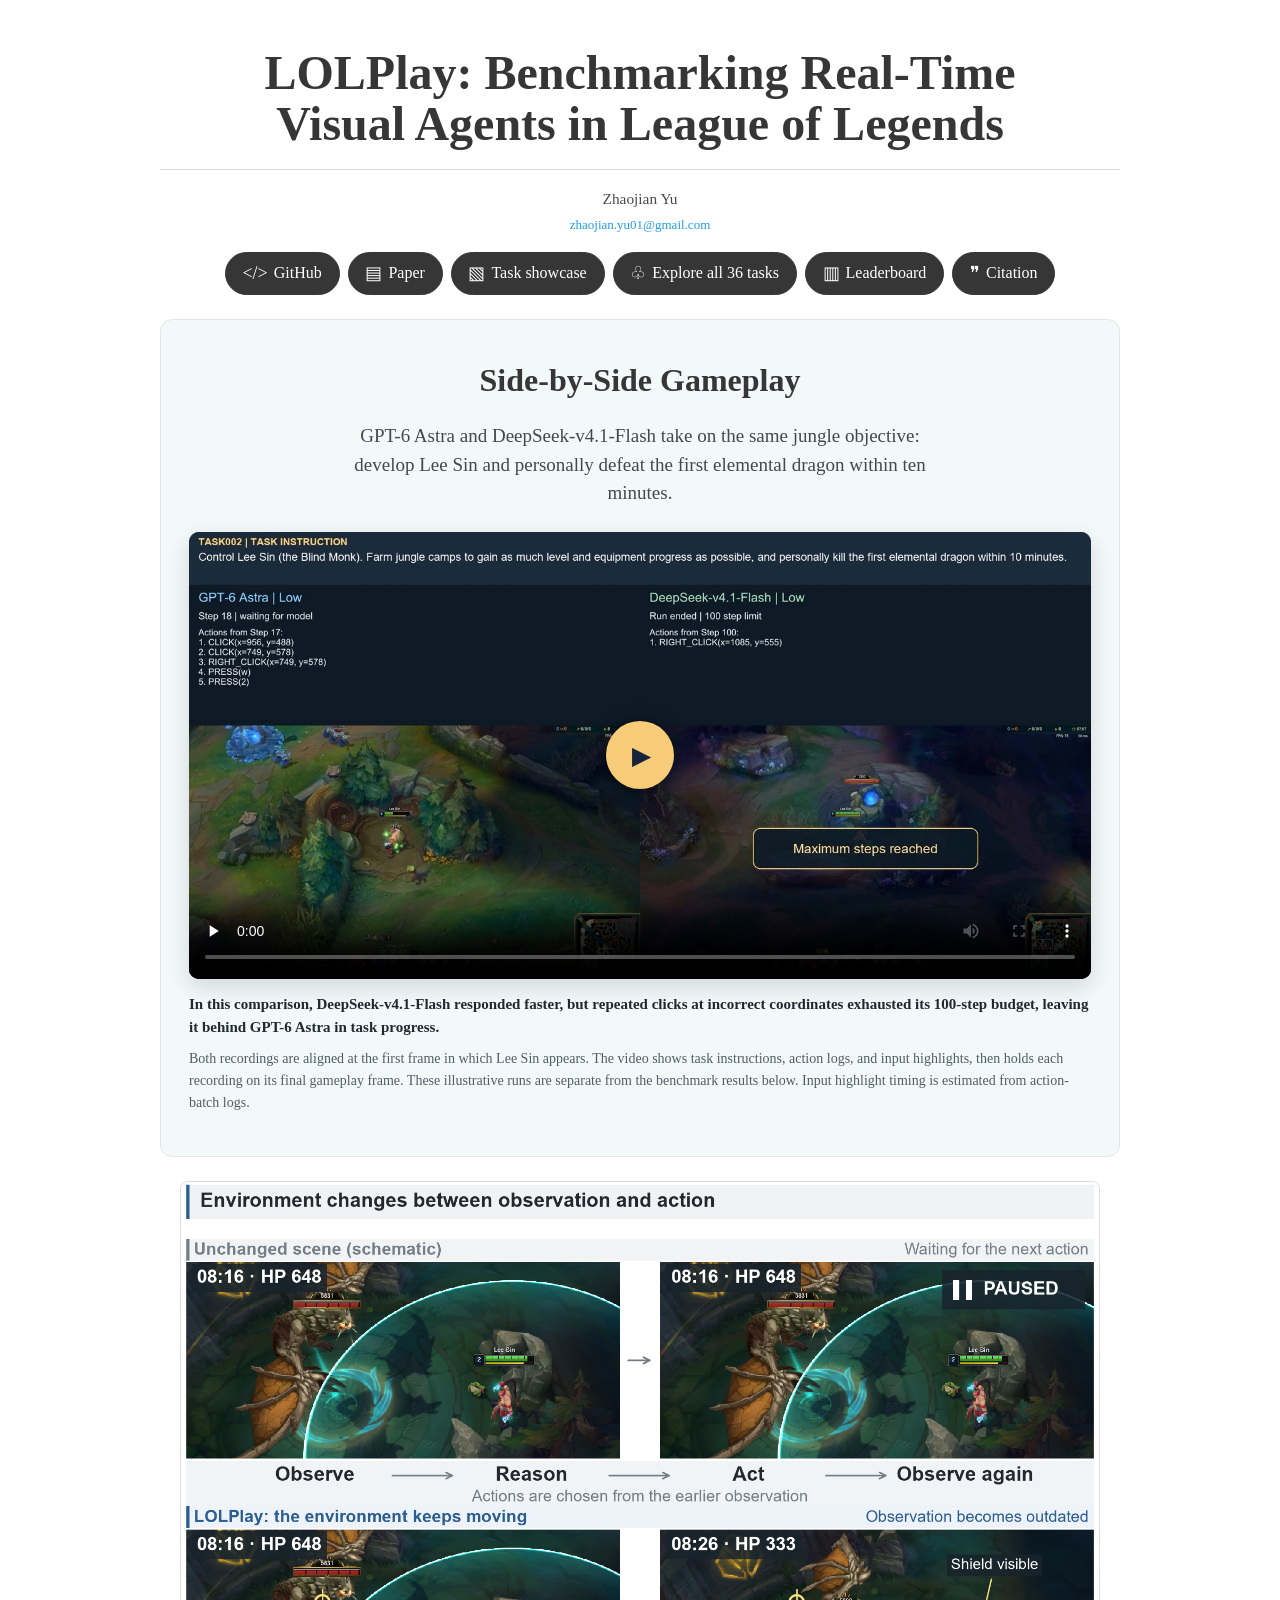
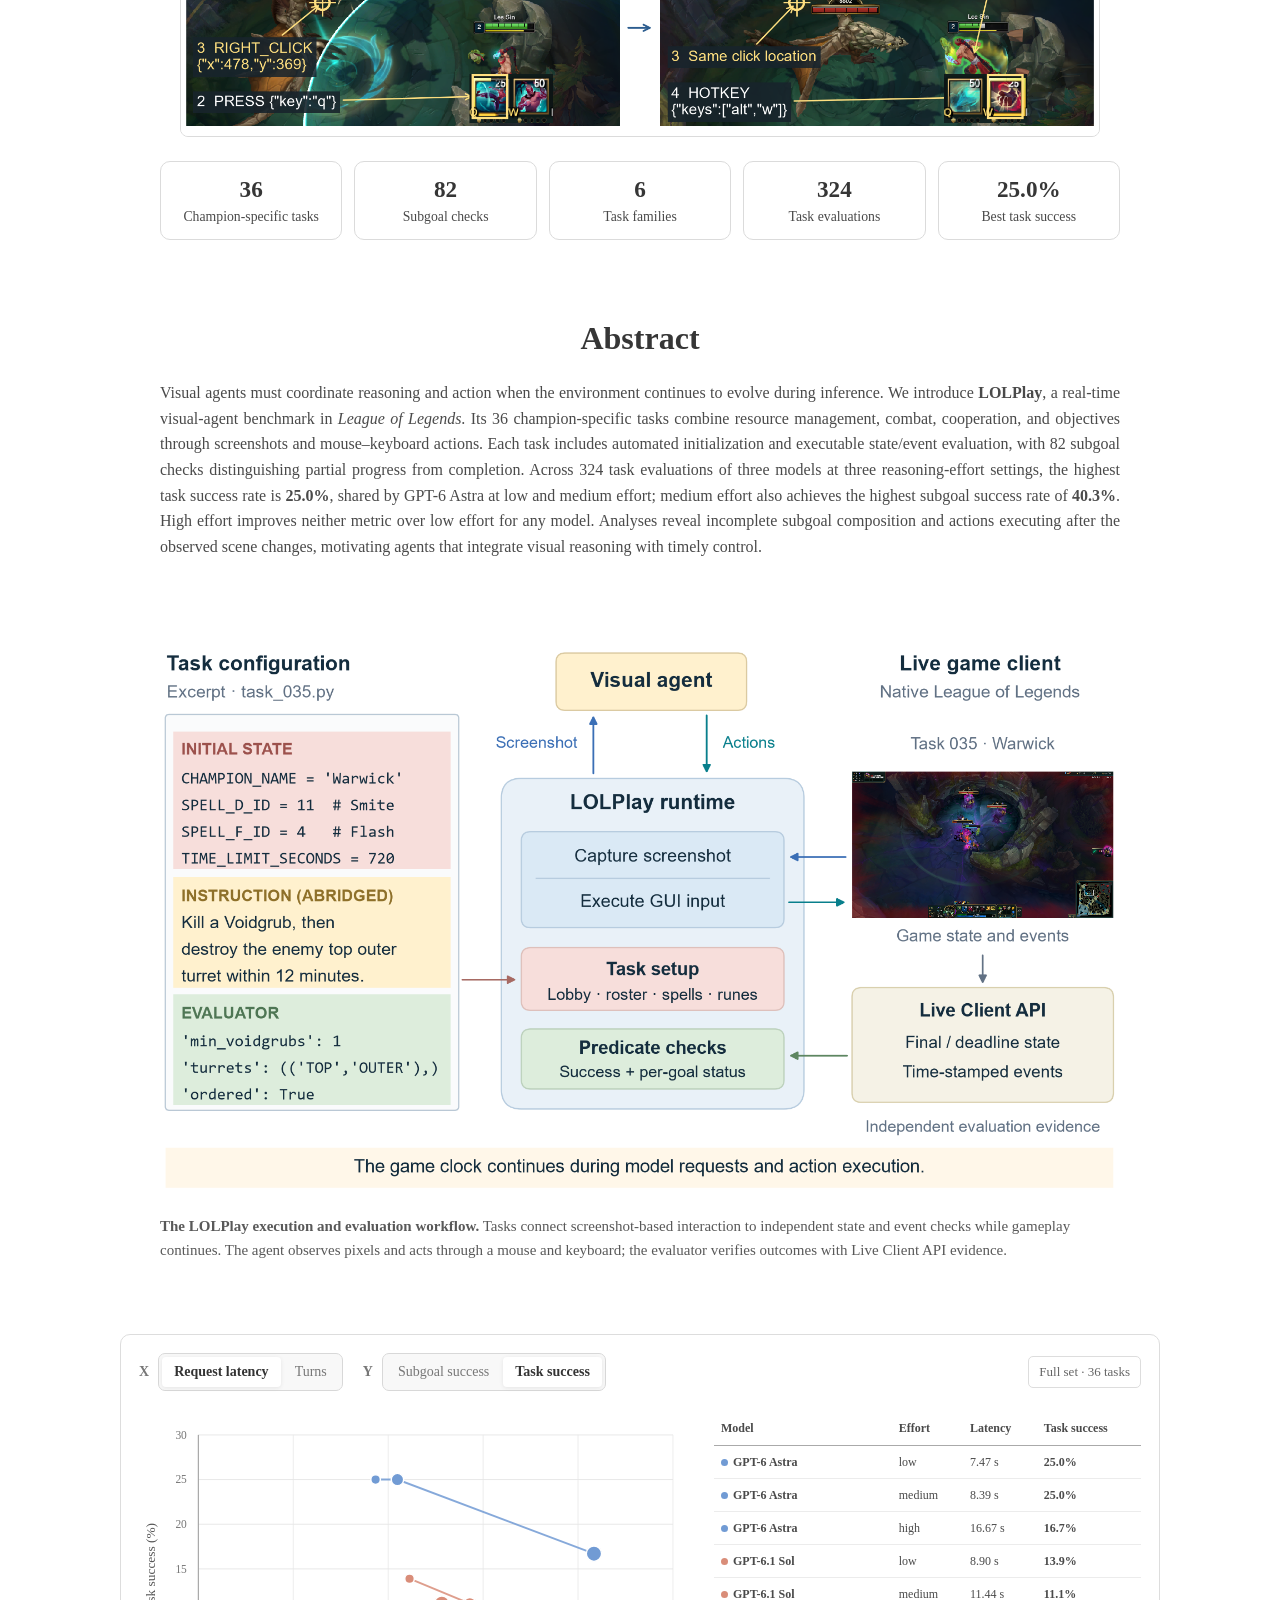
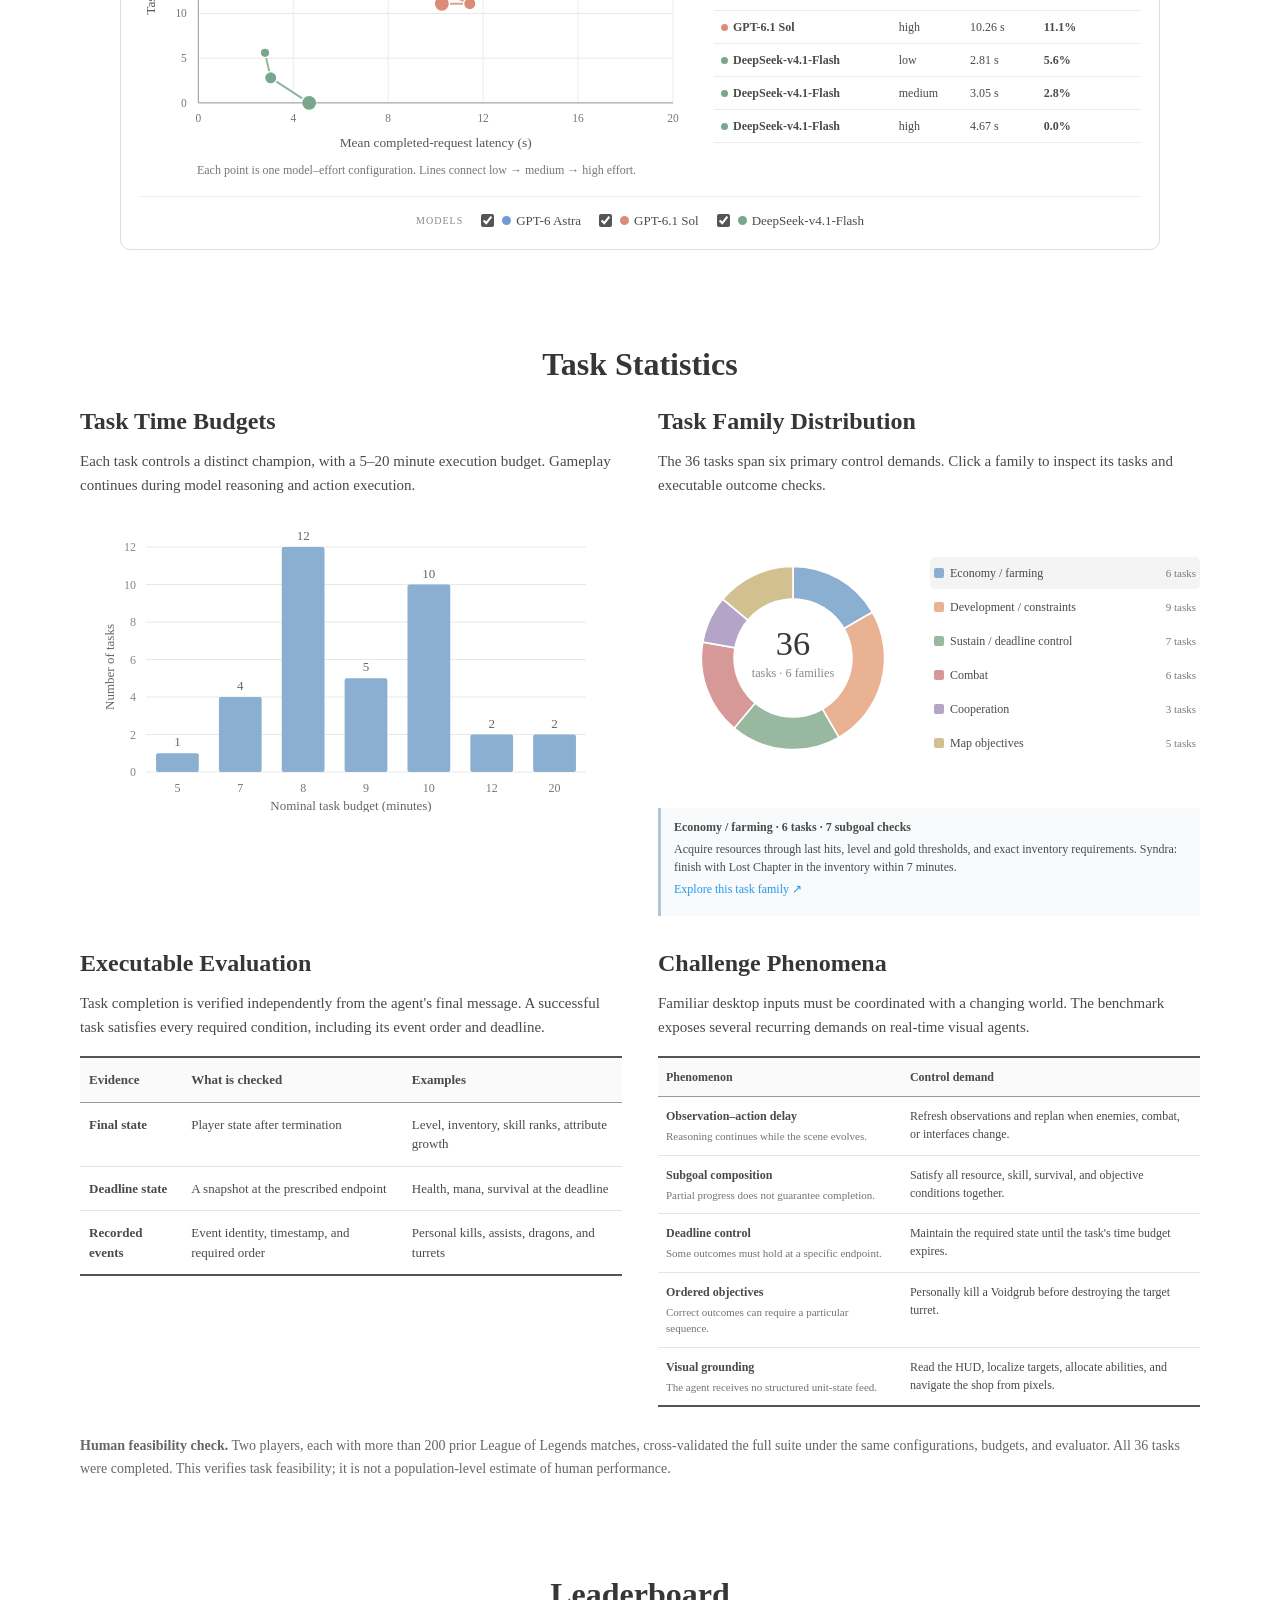
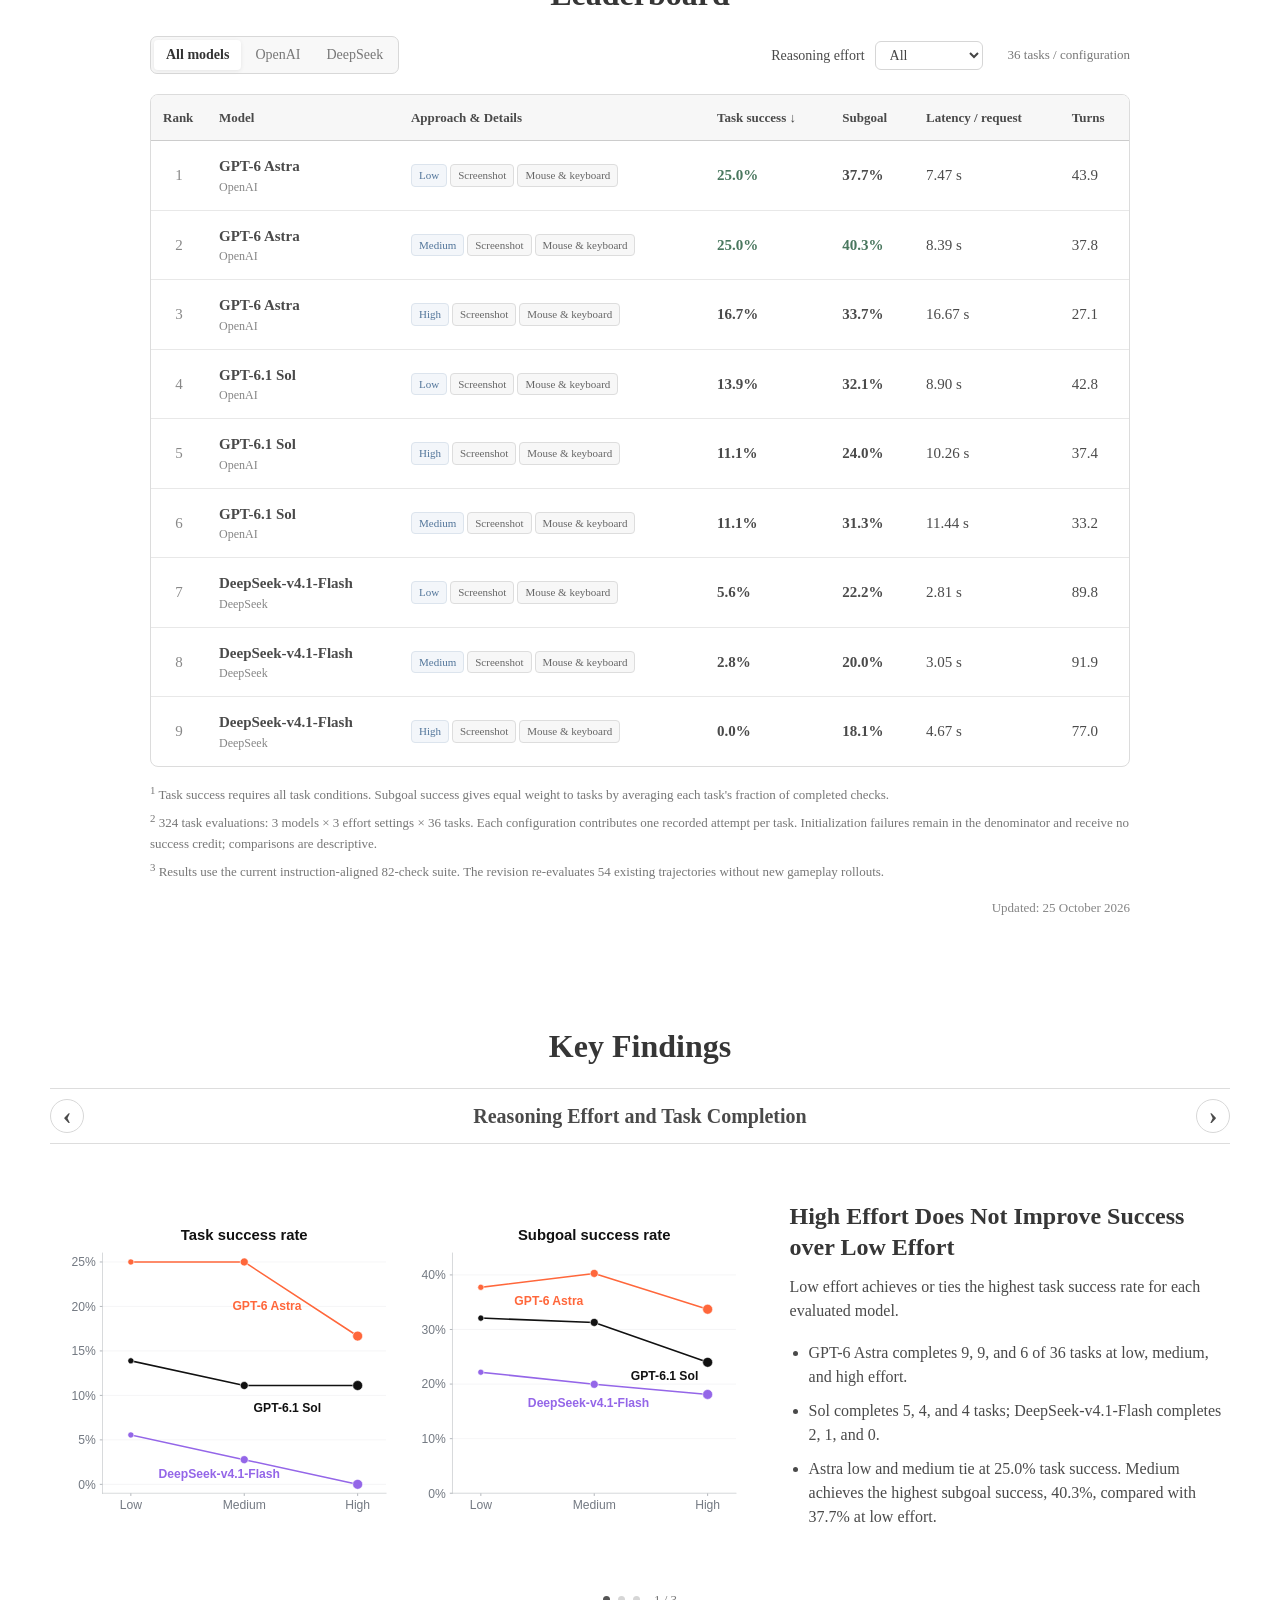
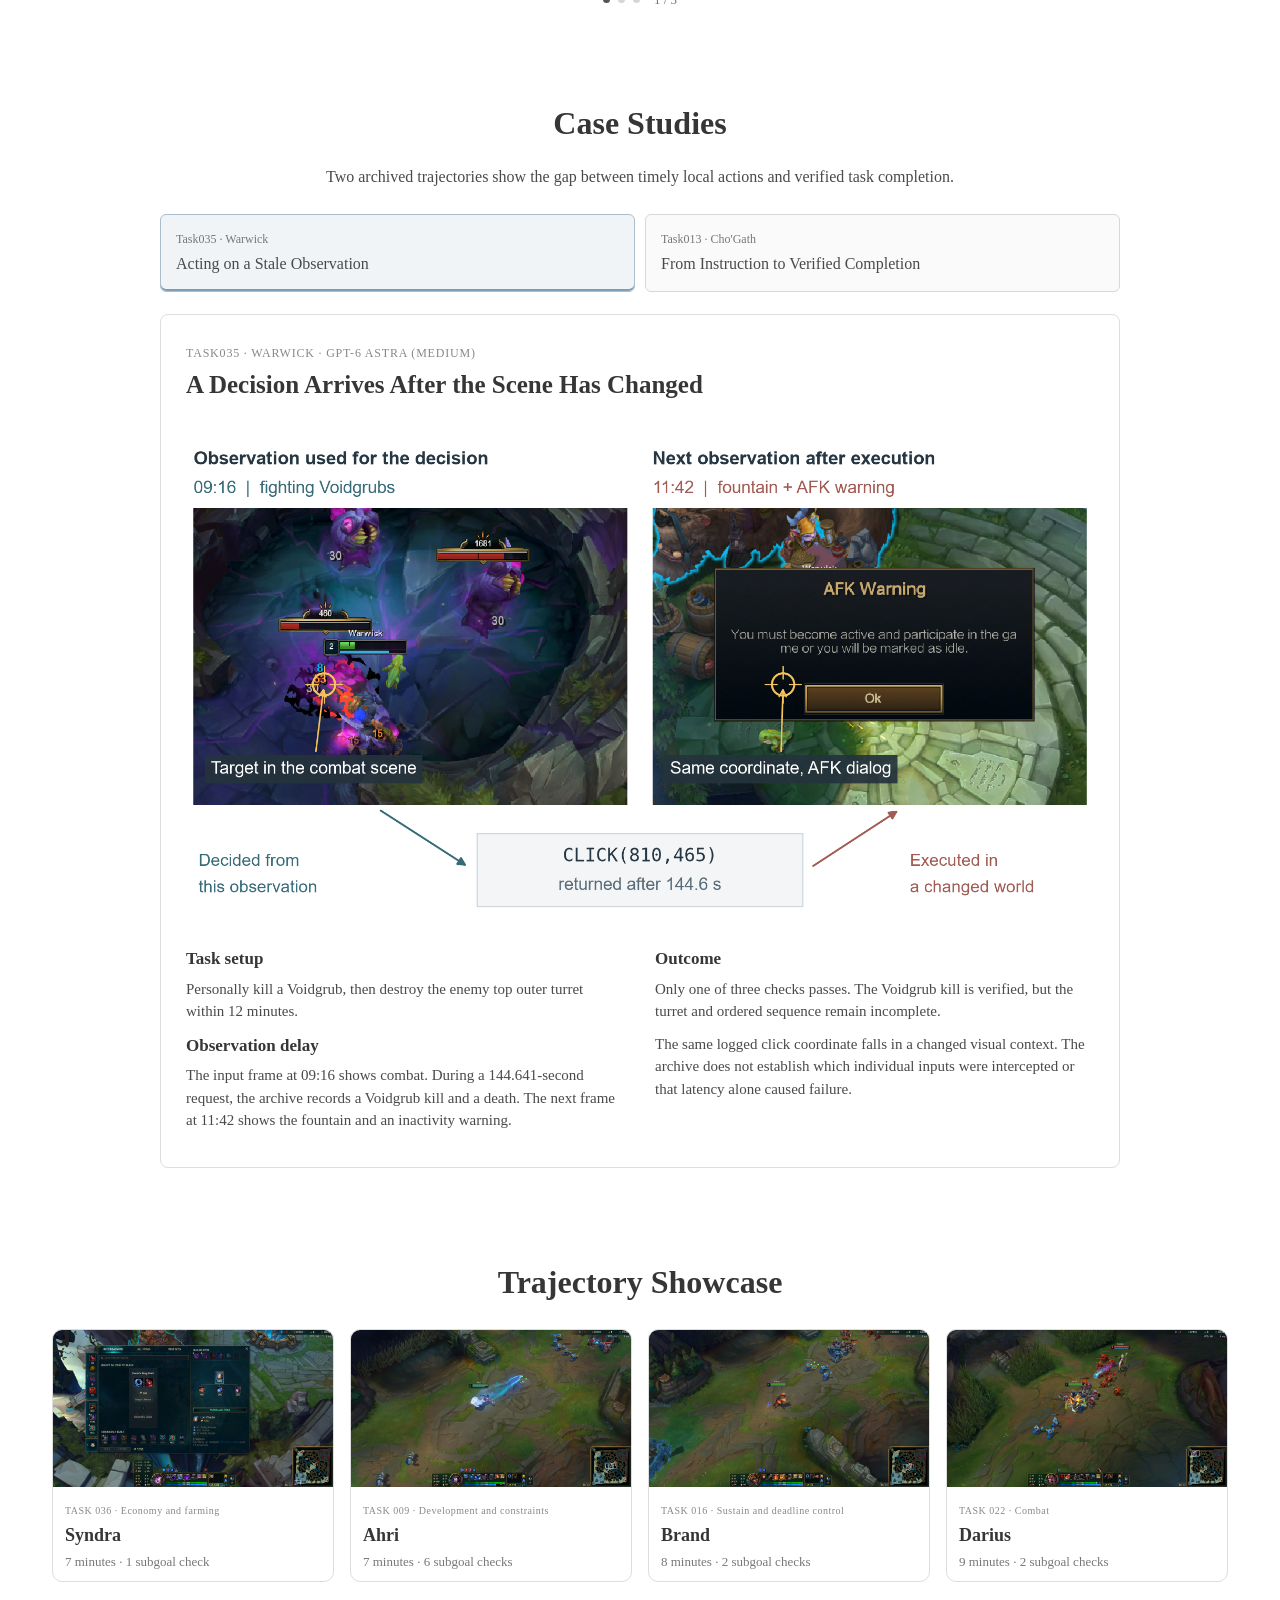
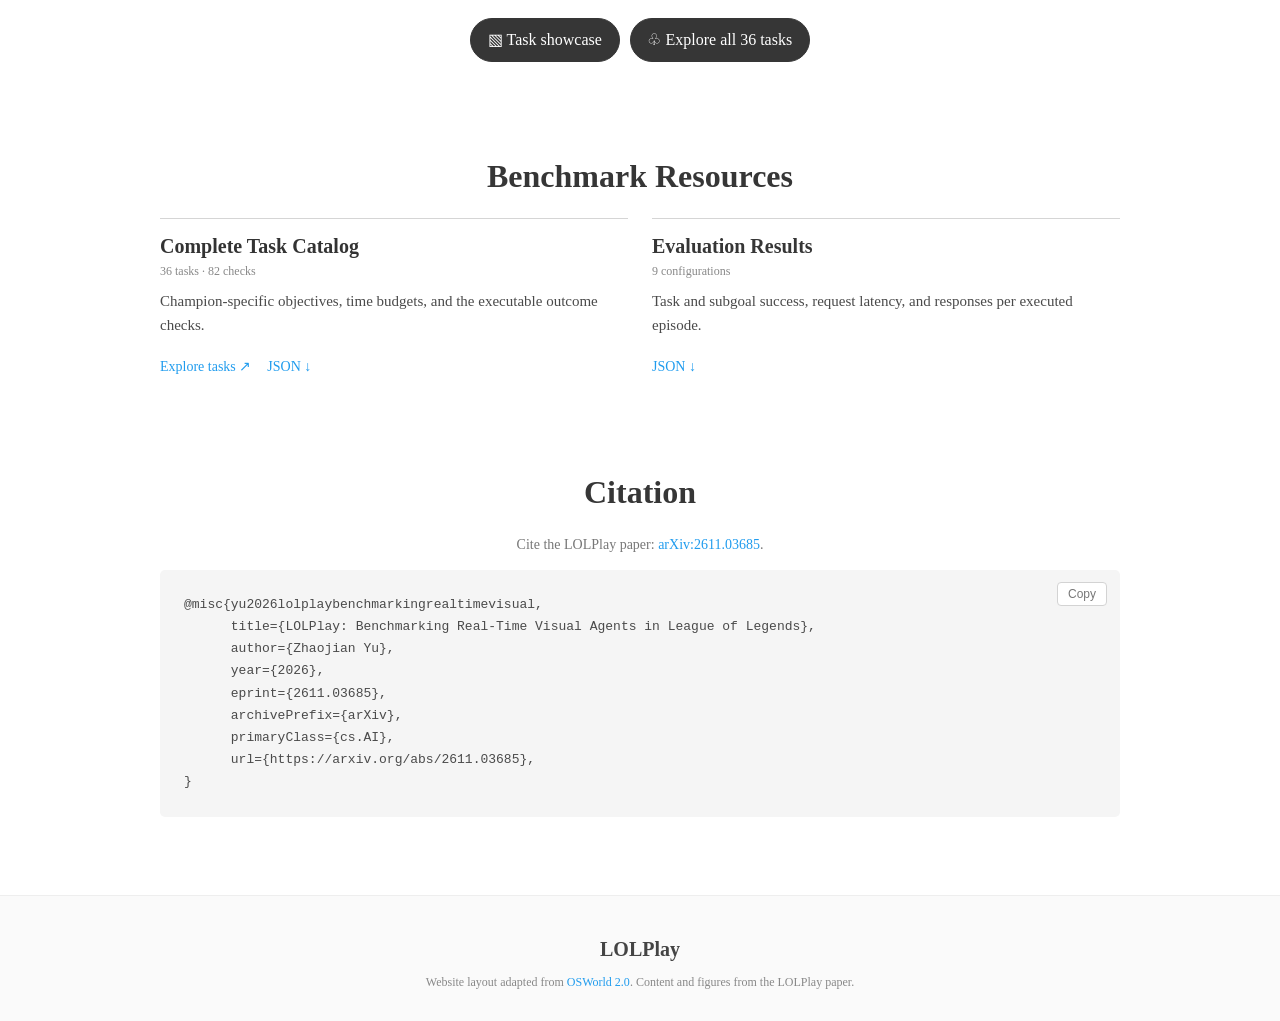
<file: index.html>
<!doctype html>
<html lang="en">
<head>
  <meta charset="utf-8">
  <meta name="viewport" content="width=device-width, initial-scale=1">
  <meta name="description" content="LOLPlay: Benchmarking Real-Time Visual Agents in League of Legends. 36 champion-specific tasks, 82 executable subgoal checks, and 324 evaluations.">
  <meta name="author" content="Zhaojian Yu">
  <meta name="theme-color" content="#ffffff">
  <title>LOLPlay: Benchmarking Real-Time Visual Agents in League of Legends</title>
  <link rel="icon" href="assets/favicon.svg" type="image/svg+xml">
  <link rel="stylesheet" href="styles.css?v=final-highlights">
  <script defer src="app.js?v=task002-cover"></script>
</head>
<body data-root=".">
<main id="top">
  <section class="hero" id="home">
    <div class="container">
      <h1 class="publication-title"><span>LOLPlay: Benchmarking Real-Time</span><span>Visual Agents in League of Legends</span></h1>
      <div class="publication-authors"><span>Zhaojian Yu</span><a class="author-contact" href="mailto:zhaojian.yu01@gmail.com">zhaojian.yu01@gmail.com</a></div>
      <div class="publication-links" aria-label="Project resources">
        
        <a class="pill" href="https://github.com/answers111/LOLPlay" target="_blank" rel="noopener"><span aria-hidden="true">&lt;/&gt;</span> GitHub</a>
        <a class="pill" href="https://arxiv.org/abs/2611.03685" target="_blank" rel="noopener"><span aria-hidden="true">▤</span> Paper</a>
        <a class="pill" href="task-showcase/"><span aria-hidden="true">▧</span> Task showcase</a>
        <a class="pill" href="task-showcase/#catalog"><span aria-hidden="true">♧</span> Explore all 36 tasks</a>
        <a class="pill" href="#leaderboard"><span aria-hidden="true">▥</span> Leaderboard</a>
        <a class="pill" href="#citation"><span aria-hidden="true">❞</span> Citation</a>
      </div>
      <section class="section gameplay-section" id="task002-video" aria-labelledby="gameplay-title">
        <div class="gameplay-content">
          <h2 id="gameplay-title">Side-by-Side Gameplay</h2>
          <p class="gameplay-intro">GPT-6 Astra and DeepSeek-v4.1-Flash take on the same jungle objective: develop Lee Sin and personally defeat the first elemental dragon within ten minutes.</p>
          <figure class="hero-video">
            <div class="hero-video-player">
              <video id="task002-player" controls playsinline preload="none" width="1440" height="714" poster="assets/videos/task002-cover.jpg" aria-label="Side-by-side gameplay">
                <source src="assets/videos/task002-comparison.mp4?v=final-highlights" type="video/mp4">
                Your browser does not support embedded video. <a href="assets/videos/task002-comparison.mp4?v=final-highlights">Open the MP4</a>.
              </video>
              <button class="hero-video-cover" type="button" aria-label="Play side-by-side gameplay" aria-controls="task002-player" hidden>
                <span class="hero-video-play" aria-hidden="true">▶</span>
              </button>
            </div>
            <figcaption><p class="gameplay-takeaway"><strong>In this comparison, DeepSeek-v4.1-Flash responded faster, but repeated clicks at incorrect coordinates exhausted its 100-step budget, leaving it behind GPT-6 Astra in task progress.</strong></p>
            <p>Both recordings are aligned at the first frame in which Lee Sin appears. The video shows task instructions, action logs, and input highlights, then holds each recording on its final gameplay frame. These illustrative runs are separate from the benchmark results below. Input highlight timing is estimated from action-batch logs.</p></figcaption>
          </figure>
        </div>
      </section>
      <figure class="hero-media zoomable">
        <button class="image-button" data-zoom="assets/moba_teaser.png" data-caption="The agent thinks; the environment keeps moving." aria-label="Enlarge LOLPlay real-time interaction figure"><img src="assets/moba_teaser.png" alt="Comparison of an environment waiting for an action and LOLPlay continuing to advance during reasoning, actions, and capture." fetchpriority="high" width="1728" height="1044"></button>
      </figure>
      <div class="headline-stats" aria-label="LOLPlay headline statistics">
        <div><strong>36</strong><span>Champion-specific tasks</span></div>
        <div><strong>82</strong><span>Subgoal checks</span></div>
        <div><strong>6</strong><span>Task families</span></div>
        <div><strong>324</strong><span>Task evaluations</span></div>
        <div><strong>25.0%</strong><span>Best task success</span></div>
      </div>
    </div>
  </section>

  <section class="section abstract-section" id="abstract">
    <div class="container narrow">
      <h2>Abstract</h2>
      <p class="abstract">Visual agents must coordinate reasoning and action when the environment continues to evolve during inference. We introduce <strong>LOLPlay</strong>, a real-time visual-agent benchmark in <em>League of Legends</em>. Its 36 champion-specific tasks combine resource management, combat, cooperation, and objectives through screenshots and mouse–keyboard actions. Each task includes automated initialization and executable state/event evaluation, with 82 subgoal checks distinguishing partial progress from completion. Across 324 task evaluations of three models at three reasoning-effort settings, the highest task success rate is <strong>25.0%</strong>, shared by GPT-6 Astra at low and medium effort; medium effort also achieves the highest subgoal success rate of <strong>40.3%</strong>. High effort improves neither metric over low effort for any model. Analyses reveal incomplete subgoal composition and actions executing after the observed scene changes, motivating agents that integrate visual reasoning with timely control.</p>
    </div>
  </section>

  <section class="section overview-section" id="overview">
    <div class="container">
      <figure class="paper-figure">
        <button class="image-button" data-zoom="assets/overview.png" data-caption="The LOLPlay execution and evaluation workflow." aria-label="Enlarge benchmark workflow"><img src="assets/overview.png" alt="LOLPlay workflow connecting task configuration, automated League client initialization, screenshot and mouse–keyboard interaction, and independent state/event evaluation." loading="lazy"></button>
        <figcaption><strong>The LOLPlay execution and evaluation workflow.</strong> Tasks connect screenshot-based interaction to independent state and event checks while gameplay continues. The agent observes pixels and acts through a mouse and keyboard; the evaluator verifies outcomes with Live Client API evidence.</figcaption>
      </figure>
    </div>
  </section>

  <section class="section sweep-section" aria-label="Interactive LOLPlay benchmark comparison">
    <div class="container">
      <div class="benchmark-panel">
        <div class="chart-toolbar">
          <div class="metric-group"><span class="axis-badge">X</span><div class="segmented" role="group" aria-label="X-axis metric"><button class="active" data-x="latency" aria-pressed="true">Request latency</button><button data-x="turns" aria-pressed="false">Turns</button></div></div>
          <div class="metric-group"><span class="axis-badge">Y</span><div class="segmented" role="group" aria-label="Y-axis metric"><button data-y="subgoalSuccess" aria-pressed="false">Subgoal success</button><button class="active" data-y="taskSuccess" aria-pressed="true">Task success</button></div></div>
          <span class="dataset-badge">Full set · 36 tasks</span>
        </div>
        <div class="sweep-layout">
          <div class="chart-side"><div id="sweep-chart" class="sweep-chart" aria-label="Model performance against request latency"></div><p class="chart-note">Each point is one model–effort configuration. Lines connect low → medium → high effort.</p><div id="chart-tooltip" class="chart-tooltip" hidden></div></div>
          <div class="sweep-table-wrap"><table class="sweep-table"><thead><tr><th>Model</th><th>Effort</th><th id="sweep-x-header">Latency</th><th id="sweep-y-header">Task success</th></tr></thead><tbody id="sweep-rows"></tbody></table></div>
        </div>
        <div class="model-toggles" aria-label="Model visibility"><span>MODELS</span><label><input type="checkbox" value="GPT-6 Astra" checked><i style="--model-color:#719bd4"></i>GPT-6 Astra</label><label><input type="checkbox" value="GPT-6.1 Sol" checked><i style="--model-color:#d98d79"></i>GPT-6.1 Sol</label><label><input type="checkbox" value="DeepSeek-v4.1-Flash" checked><i style="--model-color:#77a88c"></i>DeepSeek-v4.1-Flash</label></div>
      </div>
    </div>
  </section>

  <section class="section" id="task-statistics">
    <div class="container">
      <h2>Task Statistics</h2>
      <div class="statistics-grid"><article>
      <h3>Task Time Budgets</h3>
      <p>Each task controls a distinct champion, with a 5–20 minute execution budget. Gameplay continues during model reasoning and action execution.</p>
      <div id="budget-chart" class="budget-chart" aria-label="Distribution of task execution budgets"></div>
      </article><article>
      <h3>Task Family Distribution</h3>
      <p>The 36 tasks span six primary control demands. Click a family to inspect its tasks and executable outcome checks.</p>
      <div class="distribution-layout">
        <div id="family-donut" class="family-donut" aria-label="Interactive task family distribution"></div>
        <div id="family-list" class="family-list"></div>
      </div>
      <div class="family-detail" id="family-detail" aria-live="polite"></div>
      </article><article>
      <h3>Executable Evaluation</h3>
      <p>Task completion is verified independently from the agent's final message. A successful task satisfies every required condition, including its event order and deadline.</p>
      <table class="research-table"><thead><tr><th>Evidence</th><th>What is checked</th><th>Examples</th></tr></thead><tbody><tr><td><strong>Final state</strong></td><td>Player state after termination</td><td>Level, inventory, skill ranks, attribute growth</td></tr><tr><td><strong>Deadline state</strong></td><td>A snapshot at the prescribed endpoint</td><td>Health, mana, survival at the deadline</td></tr><tr><td><strong>Recorded events</strong></td><td>Event identity, timestamp, and required order</td><td>Personal kills, assists, dragons, and turrets</td></tr></tbody></table>
      </article><article><h3>Challenge Phenomena</h3>
      <p>Familiar desktop inputs must be coordinated with a changing world. The benchmark exposes several recurring demands on real-time visual agents.</p>
      <table class="research-table challenge-table"><thead><tr><th>Phenomenon</th><th>Control demand</th></tr></thead><tbody><tr><td><strong>Observation–action delay</strong><small>Reasoning continues while the scene evolves.</small></td><td>Refresh observations and replan when enemies, combat, or interfaces change.</td></tr><tr><td><strong>Subgoal composition</strong><small>Partial progress does not guarantee completion.</small></td><td>Satisfy all resource, skill, survival, and objective conditions together.</td></tr><tr><td><strong>Deadline control</strong><small>Some outcomes must hold at a specific endpoint.</small></td><td>Maintain the required state until the task's time budget expires.</td></tr><tr><td><strong>Ordered objectives</strong><small>Correct outcomes can require a particular sequence.</small></td><td>Personally kill a Voidgrub before destroying the target turret.</td></tr><tr><td><strong>Visual grounding</strong><small>The agent receives no structured unit-state feed.</small></td><td>Read the HUD, localize targets, allocate abilities, and navigate the shop from pixels.</td></tr></tbody></table>
      </article></div>
      <p class="feasibility-note"><strong>Human feasibility check.</strong> Two players, each with more than 200 prior League of Legends matches, cross-validated the full suite under the same configurations, budgets, and evaluator. All 36 tasks were completed. This verifies task feasibility; it is not a population-level estimate of human performance.</p>
    </div>
  </section>

  <section class="section" id="leaderboard">
    <div class="container">
      <h2>Leaderboard</h2>
      <div class="leaderboard-controls"><div class="segmented" role="group" aria-label="Model category"><button class="active" data-provider="all" aria-pressed="true">All models</button><button data-provider="OpenAI" aria-pressed="false">OpenAI</button><button data-provider="DeepSeek" aria-pressed="false">DeepSeek</button></div><label>Reasoning effort <select id="effort-filter"><option value="all">All</option><option value="low">Low</option><option value="medium">Medium</option><option value="high">High</option></select></label><span>36 tasks / configuration</span></div>
      <div class="table-scroll"><table class="leaderboard-table"><thead><tr><th>Rank</th><th>Model</th><th>Approach &amp; Details</th><th><button data-sort="taskSuccess" aria-label="Sort by task success">Task success <span>↓</span></button></th><th><button data-sort="subgoalSuccess" aria-label="Sort by subgoal success">Subgoal</button></th><th><button data-sort="latency" aria-label="Sort by request latency">Latency / request</button></th><th>Turns</th></tr></thead><tbody id="leaderboard-rows"></tbody></table></div>
      <div class="leaderboard-notes"><p><sup>1</sup> Task success requires all task conditions. Subgoal success gives equal weight to tasks by averaging each task's fraction of completed checks.</p><p><sup>2</sup> 324 task evaluations: 3 models × 3 effort settings × 36 tasks. Each configuration contributes one recorded attempt per task. Initialization failures remain in the denominator and receive no success credit; comparisons are descriptive.</p><p><sup>3</sup> Results use the current instruction-aligned 82-check suite. The revision re-evaluates 54 existing trajectories without new gameplay rollouts.</p></div>
      <p class="update-time">Updated: 25 October 2026</p>
    </div>
  </section>

  <section class="section" id="key-findings">
    <div class="container">
      <h2>Key Findings</h2>
      <div class="carousel-heading"><button id="finding-prev" class="round-arrow" aria-label="Previous finding">‹</button><span id="finding-label">Reasoning Effort and Task Completion</span><button id="finding-next" class="round-arrow" aria-label="Next finding">›</button></div>
      <div id="finding-content" class="finding-content"></div>
      <div id="finding-dots" class="carousel-dots" aria-label="Choose finding"></div>
    </div>
  </section>

  <section class="section" id="case-studies">
    <div class="container">
      <h2>Case Studies</h2>
      <p class="centered section-description">Two archived trajectories show the gap between timely local actions and verified task completion.</p>
      <div class="case-tabs" role="tablist" aria-label="Choose case study"><button role="tab" aria-selected="true" data-case="0"><small>Task035 · Warwick</small>Acting on a Stale Observation</button><button role="tab" aria-selected="false" data-case="1"><small>Task013 · Cho'Gath</small>From Instruction to Verified Completion</button></div>
      <div id="case-content" class="case-content" role="tabpanel"></div>
    </div>
  </section>

  <section class="section" id="trajectory-showcase">
    <div class="container"><h2>Trajectory Showcase</h2><div id="showcase-rail" class="showcase-rail" aria-label="Representative task screenshots"></div><div class="showcase-links"><a class="pill" href="task-showcase/">▧ Task showcase</a><a class="pill" href="task-showcase/#catalog">♧ Explore all 36 tasks</a></div></div>
  </section>

  <section class="section more-research" id="benchmark-resources">
    <div class="container"><h2>Benchmark Resources</h2><div class="resource-grid"><article><h3><a href="task-showcase/#catalog">Complete Task Catalog</a><span>36 tasks · 82 checks</span></h3><p>Champion-specific objectives, time budgets, and the executable outcome checks.</p><a href="task-showcase/#catalog">Explore tasks ↗</a> <a href="data/tasks.json?v=20261025" download>JSON ↓</a></article><article><h3>Evaluation Results<span>9 configurations</span></h3><p>Task and subgoal success, request latency, and responses per executed episode.</p><a href="data/results.json?v=20261025" download>JSON ↓</a></article></div></div>
  </section>

  <section class="section citation-section" id="citation"><div class="container"><h2>Citation</h2><p class="centered">Cite the LOLPlay paper: <a href="https://arxiv.org/abs/2611.03685">arXiv:2611.03685</a>.</p><div class="citation-box"><button id="copy-citation" aria-label="Copy BibTeX citation">Copy</button><pre id="citation-text">@misc{yu2026lolplaybenchmarkingrealtimevisual,
      title={LOLPlay: Benchmarking Real-Time Visual Agents in League of Legends},
      author={Zhaojian Yu},
      year={2026},
      eprint={2611.03685},
      archivePrefix={arXiv},
      primaryClass={cs.AI},
      url={https://arxiv.org/abs/2611.03685},
}</pre></div><span id="copy-status" class="sr-only" aria-live="polite"></span></div></section>
</main>
<footer><a href="#top">LOLPlay</a><p>Website layout adapted from <a href="https://osworld-v2.xlang.ai/" target="_blank" rel="noopener">OSWorld 2.0</a>. Content and figures from the LOLPlay paper.</p></footer>
<dialog id="image-dialog" aria-label="Figure preview"><button class="dialog-close" aria-label="Close figure preview">×</button><img id="dialog-image" alt=""><p id="dialog-caption"></p></dialog>
<noscript><p class="noscript">Enable JavaScript to explore the interactive results and task catalog. The paper and data downloads remain available above.</p></noscript>
</body>
</html>
</file>
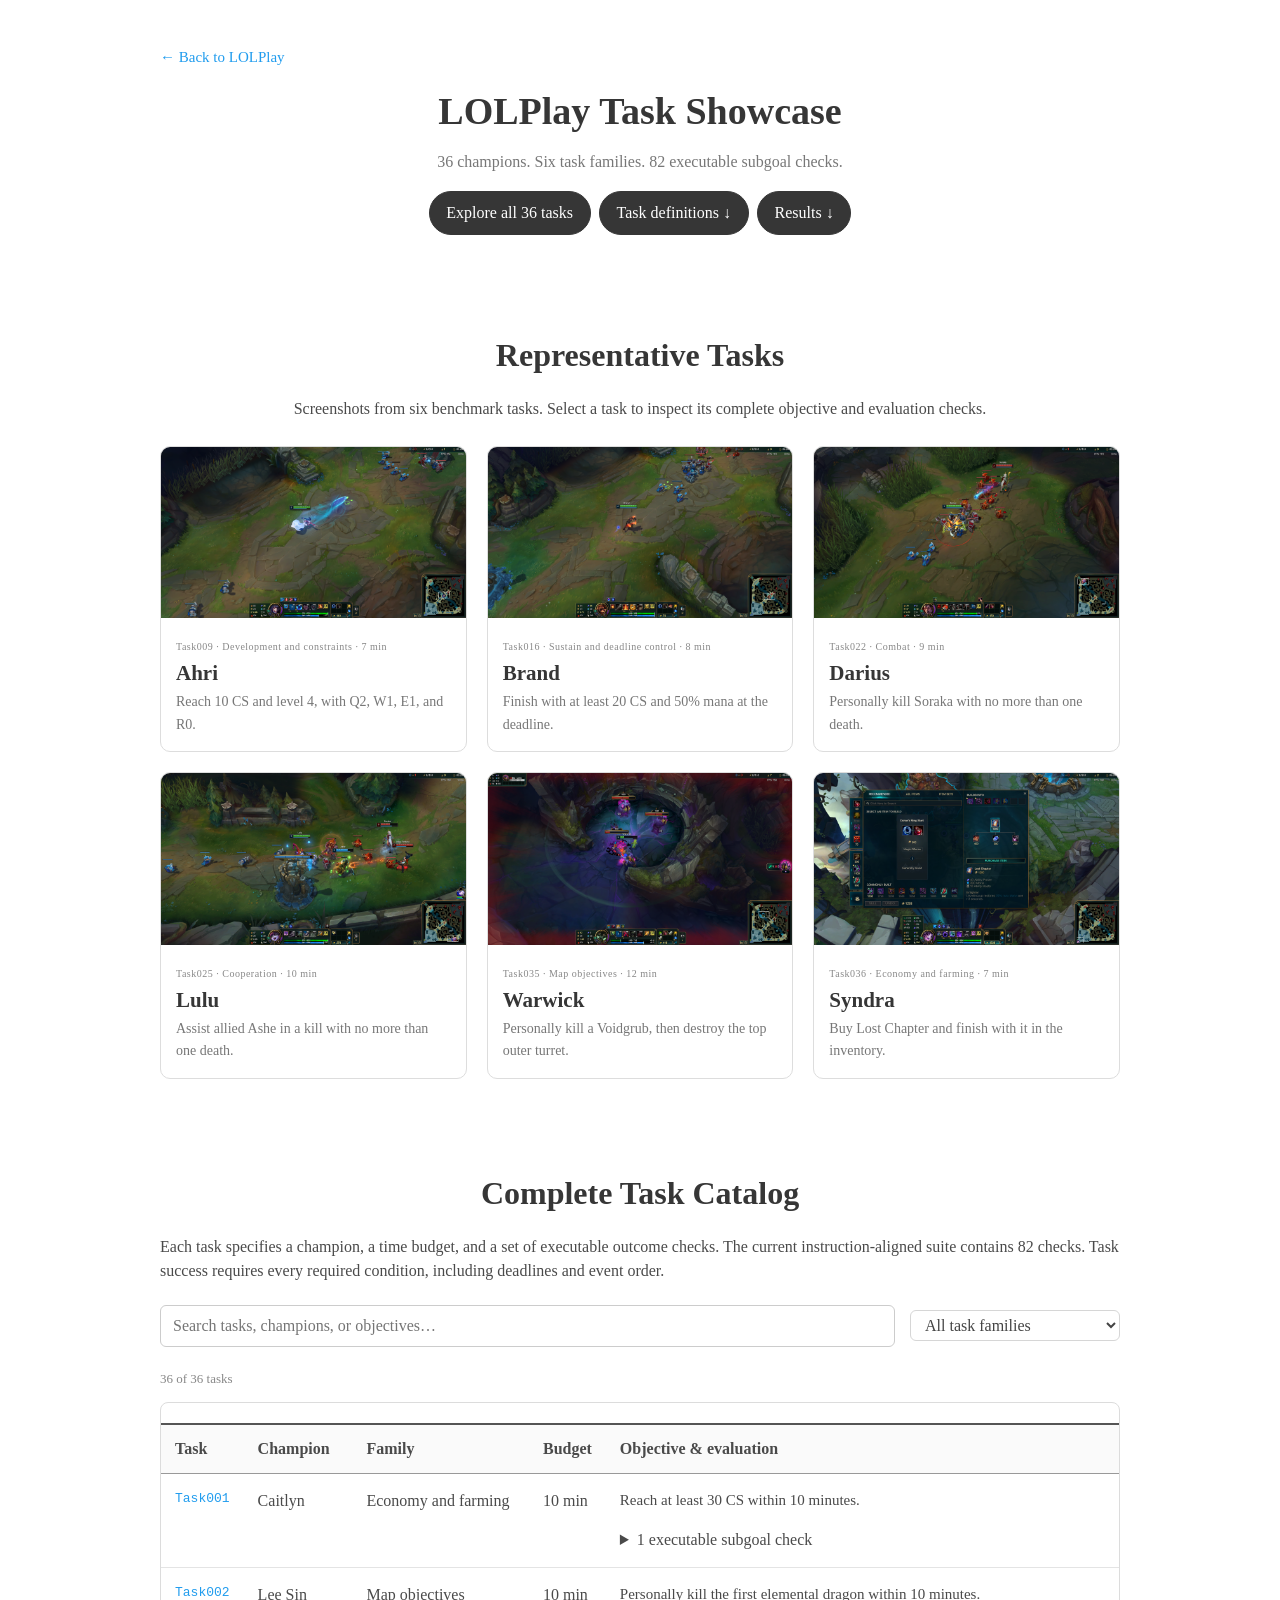
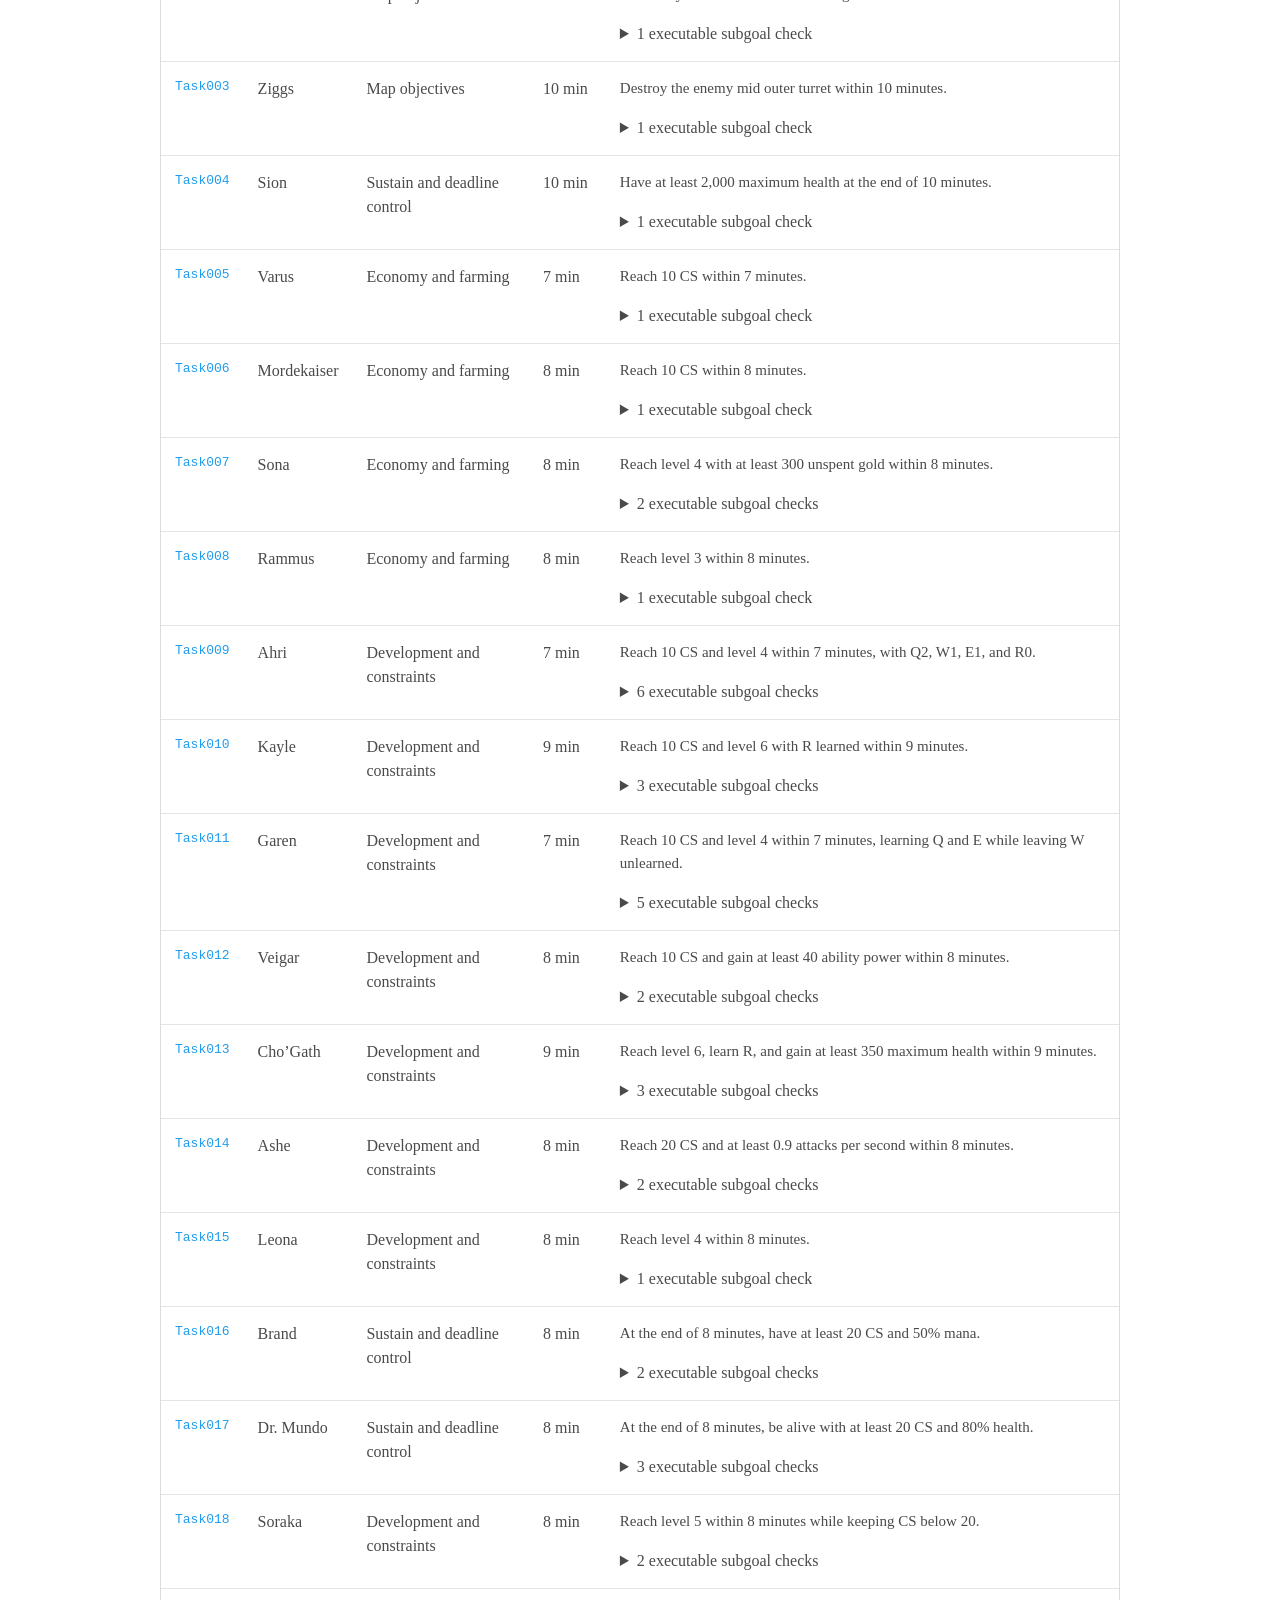
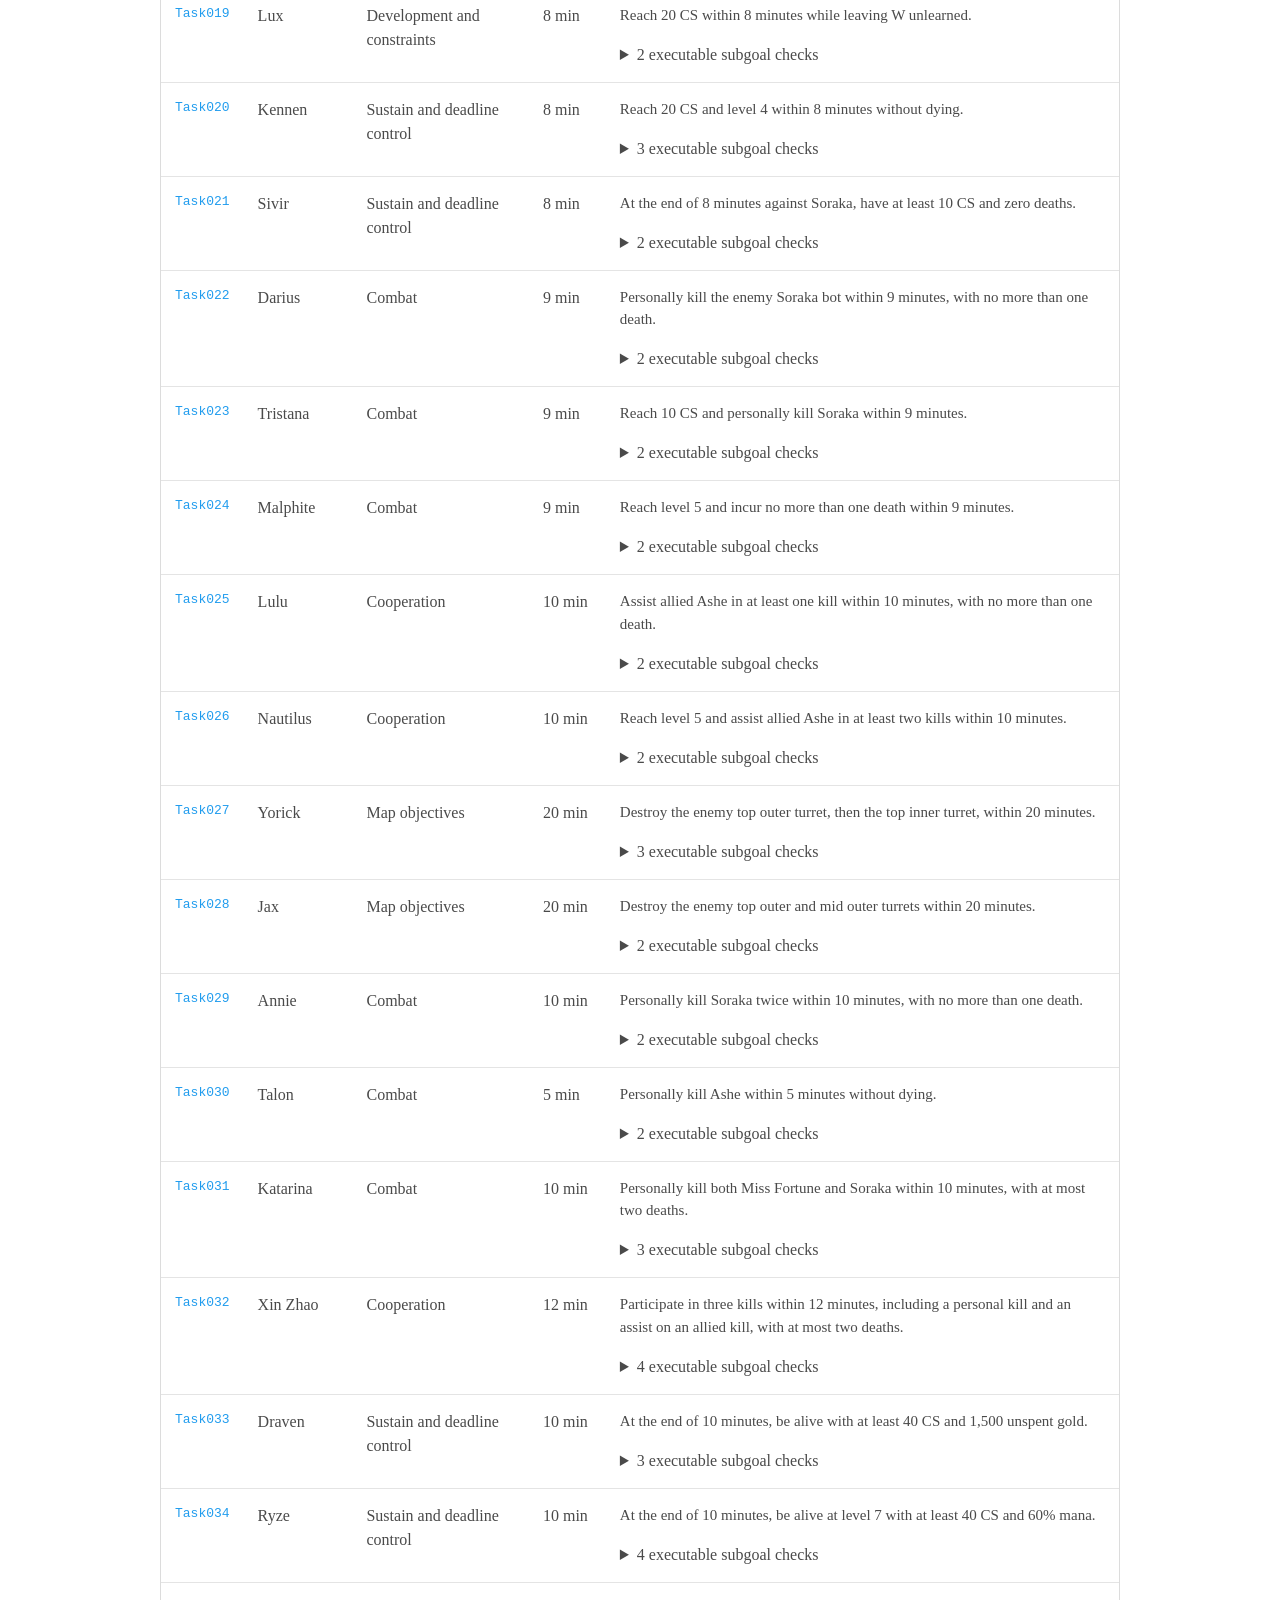
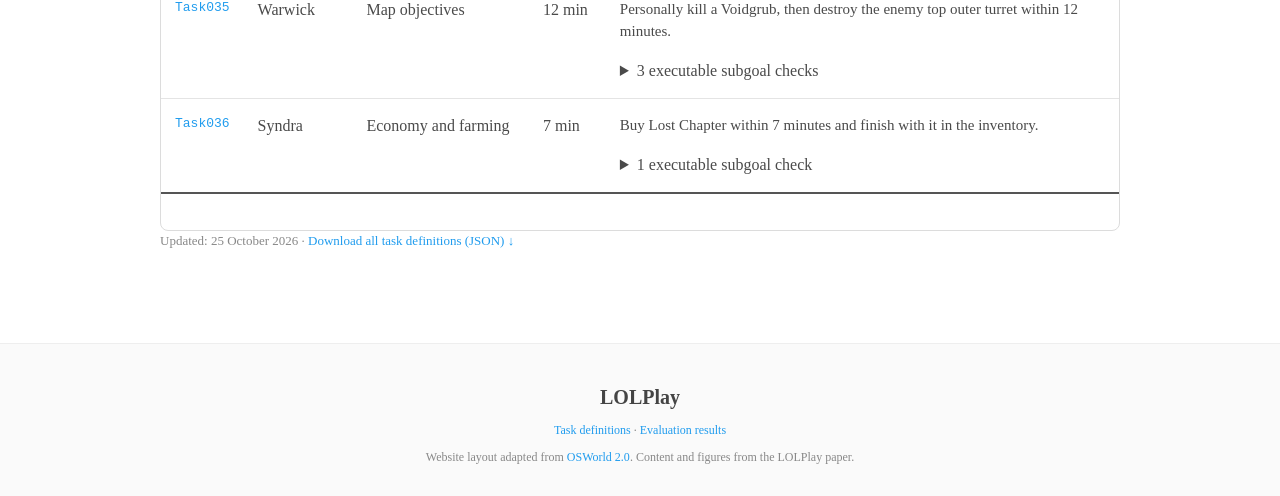
<file: task-showcase/index.html>
<!doctype html>
<html lang="en">
<head>
  <meta charset="utf-8">
  <meta name="viewport" content="width=device-width, initial-scale=1">
  <meta name="description" content="Explore LOLPlay's 36 champion-specific League of Legends tasks, six task families, time budgets, and executable subgoal checks.">
  <meta name="theme-color" content="#ffffff">
  <title>Task Showcase | LOLPlay</title>
  <link rel="icon" href="../assets/favicon.svg" type="image/svg+xml">
  <link rel="stylesheet" href="../styles.css?v=20261025">
  <script defer src="tasks.js?v=20261025"></script>
</head>
<body>
<main id="top">
  <section class="task-hero">
    <div class="container">
      <a class="back-link" href="../">← Back to LOLPlay</a>
      <h1>LOLPlay Task Showcase</h1>
      <p>36 champions. Six task families. 82 executable subgoal checks.</p>
      <div class="publication-links" aria-label="Task resources">
        <a class="pill" href="#catalog">Explore all 36 tasks</a>
        
        <a class="pill" href="../data/tasks.json?v=20261025" download>Task definitions ↓</a>
        <a class="pill" href="../data/results.csv?v=20261025" download>Results ↓</a>
      </div>
    </div>
  </section>

  <section class="section" aria-labelledby="examples-title">
    <div class="container">
      <h2 id="examples-title">Representative Tasks</h2>
      <p class="centered section-description">Screenshots from six benchmark tasks. Select a task to inspect its complete objective and evaluation checks.</p>
      <div class="task-grid">
        <a class="showcase-card" href="#task-009" data-task-link="009">
          <img src="../assets/examples/009.png" alt="League of Legends gameplay screenshot from the Ahri development task." width="1920" height="1080" loading="lazy">
          <div><small>Task009 · Development and constraints · 7 min</small><h3>Ahri</h3><p>Reach 10 CS and level 4, with Q2, W1, E1, and R0.</p></div>
        </a>
        <a class="showcase-card" href="#task-016" data-task-link="016">
          <img src="../assets/examples/016.png" alt="League of Legends gameplay screenshot from the Brand deadline task." width="1920" height="1080" loading="lazy">
          <div><small>Task016 · Sustain and deadline control · 8 min</small><h3>Brand</h3><p>Finish with at least 20 CS and 50% mana at the deadline.</p></div>
        </a>
        <a class="showcase-card" href="#task-022" data-task-link="022">
          <img src="../assets/examples/022.png" alt="League of Legends gameplay screenshot from the Darius combat task." width="1920" height="1080" loading="lazy">
          <div><small>Task022 · Combat · 9 min</small><h3>Darius</h3><p>Personally kill Soraka with no more than one death.</p></div>
        </a>
        <a class="showcase-card" href="#task-025" data-task-link="025">
          <img src="../assets/examples/025.png" alt="League of Legends gameplay screenshot from the Lulu cooperation task." width="1920" height="1080" loading="lazy">
          <div><small>Task025 · Cooperation · 10 min</small><h3>Lulu</h3><p>Assist allied Ashe in a kill with no more than one death.</p></div>
        </a>
        <a class="showcase-card" href="#task-035" data-task-link="035">
          <img src="../assets/examples/035.png" alt="League of Legends gameplay screenshot from the Warwick ordered-objective task." width="1920" height="1080" loading="lazy">
          <div><small>Task035 · Map objectives · 12 min</small><h3>Warwick</h3><p>Personally kill a Voidgrub, then destroy the top outer turret.</p></div>
        </a>
        <a class="showcase-card" href="#task-036" data-task-link="036">
          <img src="../assets/examples/036.png" alt="League of Legends gameplay screenshot from the Syndra economy task." width="1920" height="1080" loading="lazy">
          <div><small>Task036 · Economy and farming · 7 min</small><h3>Syndra</h3><p>Buy Lost Chapter and finish with it in the inventory.</p></div>
        </a>
      </div>
    </div>
  </section>

  <section class="section" id="catalog" aria-labelledby="catalog-title">
    <div class="container">
      <h2 id="catalog-title">Complete Task Catalog</h2>
      <p>Each task specifies a champion, a time budget, and a set of executable outcome checks. The current instruction-aligned suite contains 82 checks. Task success requires every required condition, including deadlines and event order.</p>
      <div class="catalog-toolbar" role="search" aria-label="Search the task catalog">
        <label class="sr-only" for="task-search">Search tasks, champions, objectives, or subgoal checks</label>
        <input id="task-search" type="search" placeholder="Search tasks, champions, or objectives…" aria-controls="task-rows" disabled>
        <label class="sr-only" for="family-filter">Task family</label>
        <select id="family-filter" aria-controls="task-rows" disabled><option value="all">All task families</option></select>
      </div>
      <p class="catalog-count" id="catalog-count" role="status" aria-live="polite" aria-atomic="true">Loading 36 tasks…</p>
      <div class="table-scroll" id="catalog-table" hidden>
        <table class="research-table task-catalog">
          <caption class="sr-only">LOLPlay tasks. Expand a task's subgoal checks to inspect its evaluation criteria.</caption>
          <thead><tr><th scope="col">Task</th><th scope="col">Champion</th><th scope="col">Family</th><th scope="col">Budget</th><th scope="col">Objective &amp; evaluation</th></tr></thead>
          <tbody id="task-rows"></tbody>
        </table>
      </div>
      <div class="catalog-empty" id="catalog-empty" hidden><p>No tasks match these filters. Try another champion, objective, or task family.</p><button class="pill" id="clear-filters" type="button">Clear filters</button></div>
      <div class="catalog-empty" id="catalog-error" hidden><p>The task catalog could not be loaded. You can retry or download the complete definitions.</p><button class="pill" id="retry-load" type="button">Retry</button> <a href="../data/tasks.json?v=20261025" download>Download task JSON ↓</a></div>
      <p class="catalog-count">Updated: 25 October 2026 · <a href="../data/tasks.json?v=20261025" download>Download all task definitions (JSON) ↓</a></p>
    </div>
  </section>
</main>
<footer><a href="../">LOLPlay</a><p><a href="../data/tasks.json?v=20261025" download>Task definitions</a> · <a href="../data/results.csv?v=20261025" download>Evaluation results</a></p><p>Website layout adapted from <a href="https://osworld-v2.xlang.ai/" target="_blank" rel="noopener">OSWorld 2.0</a>. Content and figures from the LOLPlay paper.</p></footer>
<noscript><p class="noscript">Enable JavaScript to search and filter all 36 tasks. You can <a href="../data/tasks.json?v=20261025" download>download the complete task definitions</a>.</p></noscript>
</body>
</html>
</file>
<file: styles.css>
:root{--ink:#303030;--muted:#737373;--rule:#dedede;--blue:#3996b7;--paper:#fff;--serif:"Palatino Linotype",Palatino,"Book Antiqua",Georgia,serif;--astra:#719bd4;--sol:#d98d79;--deepseek:#77a88c}*{box-sizing:border-box}html{scroll-behavior:smooth;scroll-padding-top:24px}body{margin:0;background:var(--paper);color:var(--ink);font-family:var(--serif);font-size:17px;line-height:1.55}button,input,select{font:inherit}button,a,select,input{ -webkit-tap-highlight-color:transparent}button{cursor:pointer}a{color:var(--blue);text-decoration:none}a:hover{color:#206e8b}button:focus-visible,a:focus-visible,input:focus-visible,select:focus-visible{outline:3px solid #439ec1;outline-offset:4px}img{display:block;max-width:100%;height:auto}figure{margin:0}button{color:inherit}p{margin:0 0 1.1em}.container{max-width:1152px;margin:0 auto;padding:0 24px}.narrow{max-width:960px}.section{padding:40px 0}.hero{padding:46px 0 8px}.publication-title{font-size:42px;line-height:1.12;letter-spacing:-.8px;font-weight:700;text-align:center;margin:0 0 14px;padding:0 0 19px;border-bottom:1px solid var(--rule)}.publication-title>span{display:block}.publication-authors{text-align:center;font-size:20px;margin:12px 0 21px;color:var(--blue)}.publication-links{display:flex;flex-wrap:wrap;justify-content:center;gap:12px 8px;margin:0 auto 28px;max-width:1000px}.pill{display:inline-flex;align-items:center;justify-content:center;gap:6px;min-height:40px;padding:6px 17px;border:1px solid #363636;border-radius:999px;background:#363636;color:#fff;font-size:16px;line-height:1.5;white-space:nowrap;transition:background .15s,transform .15s}.pill:hover{background:#4b4b4b;color:white;transform:translateY(-1px)}.pill>span{font-family:Georgia,serif;font-size:18px}.hero-media{max-width:100%;margin:0 auto 24px}.hero-media img{width:100%;height:auto}.image-button{display:block;width:100%;padding:0;border:0;background:transparent;cursor:zoom-in}.headline-stats{display:grid;grid-template-columns:repeat(5,1fr);gap:10px;margin:25px 0 8px;padding:19px 0 20px;border-top:1px solid var(--rule);border-bottom:1px solid var(--rule);text-align:center}.headline-stats strong{display:block;font-size:34px;line-height:1.2;letter-spacing:-.7px}.headline-stats span{display:block;margin-top:7px;font-size:15px}h2{font-size:32px;line-height:1.2;text-align:center;margin:0 0 27px;font-weight:700;letter-spacing:-.35px}h3{font-size:25px;line-height:1.3;margin:30px 0 12px;font-weight:700}.abstract-section{padding-bottom:16px}.abstract{font-size:17px;line-height:1.65;text-align:justify}.overview-section{padding:20px 0 18px}.paper-figure img{width:100%}figcaption{font-size:15px;line-height:1.6;margin-top:13px;color:#595959}.benchmark-panel{border:1px solid #ddd;border-radius:10px;overflow:hidden;padding:18px;background:#fff}.chart-toolbar{display:flex;flex-wrap:wrap;align-items:center;gap:12px 20px;margin-bottom:20px}.metric-group{display:flex;align-items:center;gap:9px}.axis-badge{font-size:14px;font-weight:700;color:#777}.segmented{display:inline-flex;border:1px solid #d8d8d8;border-radius:7px;background:#f8f8f8;padding:3px;gap:2px}.segmented button{border:0;border-radius:4px;padding:5px 12px;background:transparent;color:#777;font-size:14px;line-height:1.4;white-space:nowrap}.segmented button.active{background:#fff;color:#333;box-shadow:0 1px 4px #00000014;font-weight:700}.dataset-badge{margin-left:auto;font-size:13px;color:#666;border:1px solid #ddd;padding:5px 10px;border-radius:5px}.sweep-layout{display:grid;grid-template-columns:1.3fr 1fr;gap:20px}.chart-side{position:relative;min-width:0}.sweep-chart svg{width:100%;height:auto;display:block}.chart-note{font-size:12px;color:#777;text-align:center;margin:6px 0 0}.sweep-table{font-size:12px;width:100%;border-collapse:collapse;white-space:nowrap}.sweep-table th{text-align:left;border-bottom:1px solid #aaa;padding:8px 7px}.sweep-table td{padding:7px;border-bottom:1px solid #ececec}.sweep-table td:first-child{font-weight:700}.sweep-table .dot{display:inline-block;width:7px;height:7px;border-radius:50%;margin-right:5px}.model-toggles{display:flex;align-items:center;justify-content:center;gap:14px;flex-wrap:wrap;border-top:1px solid #eee;padding-top:14px;margin-top:17px;font-size:13px}.model-toggles>span{font-size:10px;letter-spacing:1px;color:#888}.model-toggles label{display:flex;align-items:center;gap:5px;cursor:pointer}.model-toggles input{accent-color:#555;width:13px;height:13px}.model-toggles i{width:9px;height:9px;display:inline-block;border-radius:50%;background:var(--model-color)}.chart-point{cursor:pointer;outline:none}.chart-point:hover,.chart-point:focus{stroke:#333;stroke-width:2}.chart-tooltip{position:absolute;top:12px;left:60px;background:white;border:1px solid #ddd;box-shadow:0 3px 15px #0001;padding:9px 13px;border-radius:6px;font-size:13px;pointer-events:none;z-index:2}.timing-strip{display:flex;flex-wrap:wrap;align-items:center;justify-content:center;gap:12px 18px;border:1px solid #ddd;background:#fcfcfc;border-radius:6px;padding:23px 15px;margin:24px 0 40px;text-align:center}.timing-strip>span{font-size:16px}.timing-strip b{font-size:21px;color:#b0b0b0}.timing-strip>div{flex-basis:100%;font-size:10px;letter-spacing:2px;color:#8b7566}.distribution-layout{display:grid;grid-template-columns:1fr 1fr;gap:50px;align-items:center;margin:25px auto;max-width:850px}.family-donut{max-width:370px;width:100%;margin:auto}.family-donut svg{width:100%;display:block}.family-donut path{cursor:pointer;transition:opacity .15s;stroke:white;stroke-width:2}.family-donut path:hover,.family-donut path:focus{opacity:.7;outline:none}.family-list{display:grid;gap:3px}.family-list button{display:grid;grid-template-columns:12px 1fr auto;gap:10px;align-items:center;background:none;border:0;border-radius:5px;text-align:left;padding:9px 11px;font-size:16px}.family-list button:hover,.family-list button.active{background:#f4f4f4}.family-list i{width:10px;height:10px;border-radius:2px}.family-list b{font-weight:400;color:#777;font-size:14px}.family-detail{padding:16px 20px;border-left:3px solid #b3c6d8;background:#f8fafb;margin:20px 0 40px;font-size:15px;min-height:94px}.family-detail p{margin:4px 0}.family-detail a{font-size:13px}.research-table{width:100%;border-collapse:collapse;font-size:16px;margin:20px 0 36px}.research-table th{border-top:2px solid #555;border-bottom:1px solid #999;text-align:left;padding:12px 14px;background:#fafafa}.research-table td{padding:15px 14px;border-bottom:1px solid #e4e4e4;vertical-align:top}.research-table tr:last-child td{border-bottom:2px solid #555}.challenge-table td:first-child{width:43%}.challenge-table small{display:block;margin-top:3px;color:#737373;font-size:14px}.leaderboard-controls{display:flex;align-items:center;flex-wrap:wrap;gap:15px 25px;font-size:14px;margin-bottom:20px}.leaderboard-controls label{margin-left:auto;display:flex;align-items:center;gap:10px}.leaderboard-controls select,.catalog-toolbar select{border:1px solid #d6d6d6;background:white;border-radius:6px;padding:5px 28px 5px 10px;color:#444}.leaderboard-controls>span{color:#777;font-size:13px}.table-scroll{width:100%;overflow-x:auto;border:1px solid #dcdcdc;border-radius:8px}.leaderboard-table{width:100%;min-width:850px;border-collapse:collapse;font-size:15px;text-align:left}.leaderboard-table th{padding:13px 12px;background:#f7f7f7;border-bottom:1px solid #ccc;font-size:13px;white-space:nowrap}.leaderboard-table th button{border:0;background:none;font-size:13px;font-weight:700;padding:0}.leaderboard-table td{padding:14px 12px;border-bottom:1px solid #e8e8e8;vertical-align:middle}.leaderboard-table tbody tr:last-child td{border:0}.leaderboard-table tbody tr:hover{background:#fafafa}.leaderboard-table td:first-child{color:#888;text-align:center;width:56px}.leaderboard-table .model-name{font-weight:700;white-space:nowrap}.leaderboard-table .provider{display:block;font-size:12px;color:#858585;font-weight:400}.leaderboard-table .score{font-weight:700;font-variant-numeric:tabular-nums;white-space:nowrap}.leaderboard-table .top-score{color:#49775e}.tag{display:inline-block;padding:2px 7px;border:1px solid #ddd;background:#f7f7f7;border-radius:4px;font-size:11px;line-height:1.5;margin:2px 3px 2px 0;color:#666}.tag.effort{background:#f3f6fa;border-color:#dce4ed;color:#52759a;text-transform:capitalize}.leaderboard-notes{font-size:13px;color:#777;line-height:1.6;margin-top:15px}.leaderboard-notes p{margin:4px 0}.update-time{font-size:13px;text-align:right;color:#858585;margin-top:15px}.update-time a{margin-left:20px}.carousel-heading{display:flex;align-items:center;justify-content:space-between;border-top:1px solid #ddd;border-bottom:1px solid #ddd;padding:10px 0;margin-bottom:26px;text-align:center;font-size:20px;font-weight:700}.round-arrow{width:34px;height:34px;border-radius:50%;border:1px solid #d8d8d8;background:white;font-size:26px;line-height:24px;flex-shrink:0}.round-arrow:hover{background:#f5f5f5}.finding-content{display:grid;grid-template-columns:1.25fr 1fr;gap:32px;align-items:center;min-height:330px}.finding-content img{width:100%}.finding-content h3{font-size:24px;margin:0 0 12px}.finding-content p,.finding-content li{font-size:16px}.finding-content ul{padding-left:19px;margin:0}.finding-content li{margin-bottom:10px}.carousel-dots{display:flex;gap:8px;justify-content:center;align-items:center;margin-top:20px;font-size:13px;color:#777}.carousel-dots button{border:0;border-radius:50%;width:7px;height:7px;padding:0;background:#d6d6d6}.carousel-dots button.active{background:#555}.carousel-dots>span{margin-left:6px}.centered{text-align:center}.section-description{margin:0 0 25px}.case-tabs{display:grid;grid-template-columns:1fr 1fr;gap:10px;margin-bottom:22px}.case-tabs button{border:1px solid #d8d8d8;border-radius:6px;background:#fafafa;padding:15px;font-size:16px;text-align:left}.case-tabs button[aria-selected=true]{background:#f0f4f6;border-color:#acbecb;box-shadow:inset 0 -2px #7d9eb7}.case-tabs small{display:block;color:#777;font-size:12px;margin-bottom:4px}.case-content{border:1px solid #ddd;border-radius:8px;padding:25px}.case-content .eyebrow{font-size:12px;color:#888;text-transform:uppercase;letter-spacing:.8px}.case-content h3{font-size:25px;margin:5px 0 20px}.case-content img{width:100%;margin:15px auto 24px}.case-detail-grid{display:grid;grid-template-columns:1fr 1fr;gap:30px}.case-detail-grid h4{margin:0 0 6px;font-size:17px}.case-detail-grid p{font-size:15px;margin:0 0 10px}.showcase-rail{display:flex;gap:16px;overflow-x:auto;scroll-snap-type:x mandatory;padding:5px 2px 14px}.showcase-card{display:block;flex:0 0 340px;border:1px solid #ddd;border-radius:7px;overflow:hidden;scroll-snap-align:start;color:#333;transition:transform .15s}.showcase-card:hover{transform:translateY(-3px);color:#333}.showcase-card img{width:100%;aspect-ratio:16/9;object-fit:cover}.showcase-card>div{padding:12px 15px}.showcase-card small{font-size:11px;letter-spacing:.5px;color:#888}.showcase-card h3{font-size:19px;margin:3px 0 4px}.showcase-card p{font-size:13px;color:#777;margin:0}.showcase-links{display:flex;justify-content:center;gap:10px;flex-wrap:wrap;margin-top:22px}.resource-grid{display:grid;grid-template-columns:repeat(2,1fr);gap:24px}.resource-grid article{border-top:1px solid #d5d5d5;padding-top:14px}.resource-grid h3{font-size:20px;margin:0 0 10px}.resource-grid h3>a{color:#333}.resource-grid h3 span{display:block;color:#888;font-size:12px;font-weight:400;margin-top:5px}.resource-grid p{font-size:15px;line-height:1.6}.resource-grid article>a{font-size:14px;margin-right:12px}.citation-section>div>p{font-size:14px;color:#777}.citation-box{position:relative;background:#f5f5f5;border-radius:5px;padding:24px}.citation-box pre{font-family:"Consolas","Courier New",monospace;font-size:13px;line-height:1.7;white-space:pre-wrap;overflow-wrap:anywhere;margin:0;padding-right:30px}.citation-box button{position:absolute;right:13px;top:12px;border:1px solid #d3d3d3;background:white;border-radius:4px;padding:4px 10px;font:12px Arial,sans-serif;color:#777}footer{text-align:center;margin-top:30px;padding:38px 24px 30px;background:#fafafa;border-top:1px solid #eee;font-size:12px;color:#888}footer>a{font-size:20px;font-weight:700;color:#444}footer p{margin:9px 0 0}dialog{border:1px solid #ccc;border-radius:8px;padding:32px 20px 15px;max-width:95vw;max-height:95vh;width:1200px;box-shadow:0 10px 70px #0004}dialog::backdrop{background:#000b}dialog img{margin:auto;max-height:79vh;object-fit:contain}dialog p{font-size:14px;text-align:center;margin:12px 0 0}.dialog-close{position:absolute;top:3px;right:10px;border:0;background:none;font-size:28px;color:#777}.sr-only{position:absolute;width:1px;height:1px;padding:0;margin:-1px;overflow:hidden;clip:rect(0,0,0,0);white-space:nowrap;border:0}.noscript{padding:20px;text-align:center}.task-hero{padding:45px 0 30px}.task-hero h1{font-size:38px;text-align:center;line-height:1.2;margin:20px 0 15px}.back-link{font-size:15px}.task-hero p{text-align:center;color:#777}.task-grid{display:grid;grid-template-columns:repeat(3,1fr);gap:20px}.task-grid .showcase-card{width:auto}.task-grid .showcase-card>div{padding:15px}.task-grid .showcase-card p{font-size:14px;line-height:1.6}.catalog-toolbar{display:flex;gap:15px;align-items:center;margin:22px 0}.catalog-toolbar input{border:1px solid #ccc;border-radius:6px;padding:8px 12px;flex:1;min-width:100px;background:white}.catalog-toolbar select{max-width:210px}.catalog-count{font-size:13px;color:#888}.task-catalog td:first-child{font-family:Consolas,monospace;font-size:13px;color:#888}.task-catalog td:nth-child(2){white-space:nowrap}.task-catalog td:nth-child(4){white-space:nowrap}.task-catalog ul{padding-left:18px;margin:7px 0 0;font-size:13px;color:#777}.task-catalog .instruction{font-size:15px}.catalog-empty{padding:30px;text-align:center;color:#888}.loading{padding:30px;text-align:center;color:#888}
@media(min-width:1400px){.container{max-width:1200px}.narrow{max-width:1000px}.publication-title{font-size:46px}}
@media(max-width:1000px){.publication-title{font-size:36px}.sweep-layout{grid-template-columns:1fr}.sweep-table-wrap{overflow:auto}.sweep-table{font-size:13px}.sweep-table td,.sweep-table th{padding:8px 12px}.finding-content{gap:22px}.distribution-layout{gap:25px}.task-grid{grid-template-columns:repeat(2,1fr)}.dataset-badge{margin-left:0}}
@media(max-width:640px){body{font-size:16px}.container{padding:0 24px}.hero{padding-top:45px}.publication-title{font-size:32px;letter-spacing:-.4px;line-height:1.13;padding-bottom:18px}.publication-title>span{display:block}.publication-authors{font-size:18px;margin-top:15px;margin-bottom:22px}.publication-links{gap:12px 7px;margin-bottom:26px}.pill{font-size:16px;padding:6px 15px}.hero-media{margin-bottom:18px}.headline-stats{grid-template-columns:repeat(3,1fr);row-gap:19px;padding:20px 0}.headline-stats strong{font-size:29px}.headline-stats span{font-size:12px}.section{padding:32px 0}h2{font-size:29px;margin-bottom:23px}h3{font-size:23px}.abstract{font-size:16px;line-height:1.65;text-align:left}.overview-section{padding-top:12px}.benchmark-panel{padding:12px}.chart-toolbar{gap:12px}.segmented button{font-size:12px;padding:5px 8px}.metric-group{gap:7px}.dataset-badge{font-size:11px}.chart-note{font-size:11px}.model-toggles{gap:8px 12px;font-size:11px}.model-toggles>span{flex-basis:100%;text-align:center}.sweep-table{font-size:11px}.sweep-table th,.sweep-table td{padding:7px 5px}.timing-strip{gap:8px 12px;padding:18px 9px}.timing-strip>span{font-size:12px}.timing-strip>div{font-size:8px;letter-spacing:1px}.distribution-layout{grid-template-columns:1fr;gap:10px}.family-donut{max-width:300px}.family-list{max-width:400px;width:100%;margin:auto}.family-list button{font-size:15px}.research-table{font-size:13px}.research-table th,.research-table td{padding:12px 8px}.challenge-table small{font-size:12px}.challenge-table td:first-child{width:45%}.leaderboard-controls{gap:13px}.leaderboard-controls label{margin-left:0;font-size:12px}.leaderboard-controls>span{font-size:12px}.leaderboard-notes{font-size:12px}.update-time{font-size:11px}.update-time a{display:block;margin:6px 0}.carousel-heading{font-size:17px;gap:10px}.finding-content{grid-template-columns:1fr;min-height:0;gap:20px}.finding-content h3{font-size:22px}.finding-content p,.finding-content li{font-size:15px}.case-tabs{gap:8px}.case-tabs button{font-size:14px;padding:12px}.case-tabs small{font-size:10px}.case-content{padding:17px}.case-content h3{font-size:21px}.case-detail-grid{grid-template-columns:1fr;gap:12px}.showcase-card{flex-basis:290px}.resource-grid{grid-template-columns:1fr;gap:25px}.citation-box{padding:21px 15px}.citation-box pre{font-size:11px;padding-right:0;padding-top:19px}.task-grid{grid-template-columns:1fr}.task-hero h1{font-size:31px}.catalog-toolbar{flex-wrap:wrap}.catalog-toolbar input{flex-basis:100%}.catalog-toolbar select{max-width:100%;width:100%}.task-catalog{min-width:740px}.task-catalog td:nth-child(5){min-width:300px}}
@media(prefers-reduced-motion:reduce){html{scroll-behavior:auto}*{transition:none!important;animation:none!important}}
/* Measurements matched to the reference site's final visual stylesheet. */
:root{--ink:#4a4a4a;--rule:#dbdbdb;--blue:#209cee}body{font-size:16px;line-height:1.5}h1,h2,h3,h4{color:#363636;letter-spacing:normal}.container{max-width:1008px}.narrow{max-width:1008px}.section{padding-top:48px;padding-bottom:48px}.hero{padding:48px 0 32px}.publication-title{font-size:clamp(2rem,4.15vw,3rem);font-weight:600;line-height:1.06;letter-spacing:normal;max-width:960px;margin:0 auto 17px}.publication-authors{font-size:15.36px;line-height:1.55;color:#4a4a4a;margin:5px auto 17px}.publication-links{gap:12px 8px;margin-bottom:24px}.pill{min-height:43.52px;padding:6.72px 16.8px}.hero-media{max-width:920px;margin:24px auto 0;border:1px solid #dbdbdb;border-radius:8px;overflow:hidden}.headline-stats{max-width:960px;grid-template-columns:repeat(5,minmax(0,1fr));gap:12px;margin:24px auto 0;padding:0;border:0}.headline-stats>div{padding:14.4px 12px;border:1px solid #dbdbdb;border-radius:10px;background:white}.headline-stats strong{font-size:23.2px;line-height:1.1;font-weight:600;letter-spacing:normal;color:#363636}.headline-stats span{font-size:13.76px;line-height:1.25;margin-top:5.6px}h2{font-size:32px;font-weight:600;line-height:1.125;margin-bottom:24px}.abstract{font-size:16px;line-height:1.6}.overview-section{padding-top:16px;padding-bottom:24px}.sweep-section>.container{max-width:1088px}#task-statistics>.container{max-width:1168px}#leaderboard>.container{max-width:1028px}#key-findings>.container{max-width:1228px}#trajectory-showcase>.container{max-width:1228px}.statistics-grid{display:grid;grid-template-columns:1fr 1fr;gap:32px 36px}.statistics-grid>article{min-width:0}.statistics-grid h3{font-size:24px;font-weight:600;margin:0 0 12px}.statistics-grid p{font-size:15px;line-height:1.6}.budget-chart{margin-top:25px}.budget-chart svg{width:100%;height:290px;display:block}.statistics-grid .distribution-layout{grid-template-columns:1fr 1fr;gap:2px;margin:5px auto 0;min-height:290px}.statistics-grid .family-donut{max-width:290px}.statistics-grid .family-list{gap:2px}.statistics-grid .family-list button{font-size:12px;padding:7px 4px;gap:7px;grid-template-columns:9px 1fr auto}.statistics-grid .family-list b{font-size:11px;white-space:nowrap}.statistics-grid .family-detail{font-size:12px;padding:10px 13px;margin:5px 0 0;min-height:108px}.statistics-grid .family-detail p{font-size:12px;line-height:1.5}.statistics-grid .family-detail a{font-size:12px}.statistics-grid .research-table{font-size:13px;margin:17px 0 0}.statistics-grid .research-table td,.statistics-grid .research-table th{padding:12px 9px}.statistics-grid .challenge-table{font-size:12px}.statistics-grid .challenge-table small{font-size:11px}.statistics-grid .challenge-table td,.statistics-grid .challenge-table th{padding:10px 8px}.statistics-grid .challenge-table td:first-child{width:45%}.finding-content{grid-template-columns:1.35fr .85fr;gap:40px;min-height:400px}.showcase-rail{display:grid;grid-template-columns:repeat(4,minmax(0,1fr));gap:16px;overflow:visible}.showcase-card{min-width:0;border-radius:10px}.showcase-card>div{padding:10px 12px}.showcase-card h3{font-size:18px}.showcase-card small{font-size:10px}.showcase-rail .showcase-card:nth-child(n+5){display:none}.case-content h3{font-weight:600}.resource-grid h3{font-weight:600}.task-grid .showcase-card h3{font-size:21px}
@media(min-width:1400px){.container{max-width:1008px}.narrow{max-width:1008px}.publication-title{font-size:48px}}
@media(max-width:1024px){.headline-stats{grid-template-columns:repeat(2,minmax(0,1fr))}.showcase-rail{grid-template-columns:repeat(2,minmax(0,1fr))}.statistics-grid{gap:28px 24px}.statistics-grid .distribution-layout{grid-template-columns:1fr;min-height:0}.statistics-grid .family-donut{max-width:225px}.statistics-grid .family-list{width:100%;max-width:320px}.statistics-grid .family-detail{margin-top:12px}.statistics-grid .family-list button{font-size:13px}.finding-content{gap:26px}}
@media(max-width:768px){.headline-stats{grid-template-columns:1fr}.headline-stats>div{padding:14.4px 12px}.statistics-grid{grid-template-columns:1fr;gap:38px}.statistics-grid .distribution-layout{grid-template-columns:1fr 1fr;gap:10px}.statistics-grid .family-donut{max-width:280px}.finding-content{grid-template-columns:1fr;gap:24px;min-height:0}.showcase-rail{grid-template-columns:1fr}.showcase-rail .showcase-card:nth-child(n+5){display:block}.hero{padding-top:48px}.publication-title{font-size:32px;line-height:1.06}.publication-links{margin-top:18px}.headline-stats span{font-size:13.76px}.headline-stats strong{font-size:23.2px}.section{padding-top:40px;padding-bottom:40px}.abstract-section{padding-bottom:20px}.overview-section{padding-top:15px}.sweep-section{padding-top:20px}.case-detail-grid{grid-template-columns:1fr}.resource-grid{grid-template-columns:1fr}.task-grid{grid-template-columns:1fr}}
@media(max-width:420px){.statistics-grid .distribution-layout{grid-template-columns:1fr}.publication-title{font-size:30px}.chart-toolbar .segmented button{padding:4px 6px;font-size:11px}.metric-group{gap:5px}}
.author-contact{display:block;font-size:13px;margin-top:4px}.feasibility-note{font-size:14px;line-height:1.6;margin:28px 0 0;color:#666}

.hero .gameplay-section{background:#f3f8f9;border:1px solid #e1e8ea;border-radius:12px;padding:clamp(22px,4vw,42px) clamp(12px,3vw,28px);margin:0 auto 24px;max-width:980px}
.gameplay-intro{max-width:600px;margin:0 auto 24px;text-align:center;font-size:clamp(16px,2.3vw,19px);line-height:1.5;color:#414a4e}
.hero-video{max-width:920px;margin:0 auto}
.hero-video figcaption{margin-top:14px;font-size:14px;line-height:1.55;color:#515e64;text-align:left}
.hero-video figcaption p{margin:0}
.hero-video figcaption .gameplay-takeaway{margin-bottom:9px;color:#202a30;font-size:15px}
.hero-video-player{position:relative;overflow:hidden;border-radius:10px;background:#101827;box-shadow:0 8px 22px #10182724}
.hero-video-player video{display:block;width:100%;height:auto;aspect-ratio:1440/714}
.hero-video-cover{position:absolute;inset:0 0 42px;width:100%;border:0;padding:0;background:transparent;cursor:pointer}
.hero-video-cover:focus-visible{outline:3px solid #f8cb79;outline-offset:-5px}
.hero-video-play{position:absolute;top:calc(50% + 21px);left:50%;transform:translate(-50%,-50%);display:grid;place-items:center;width:clamp(38px,6vw,68px);aspect-ratio:1;border-radius:50%;background:#f8cb79;color:#17243a;box-shadow:0 3px 20px #0008;font-size:clamp(14px,2.2vw,25px);padding-left:.12em}
.hero-video-cover:hover .hero-video-play{background:#ffdf9f}
</file>
